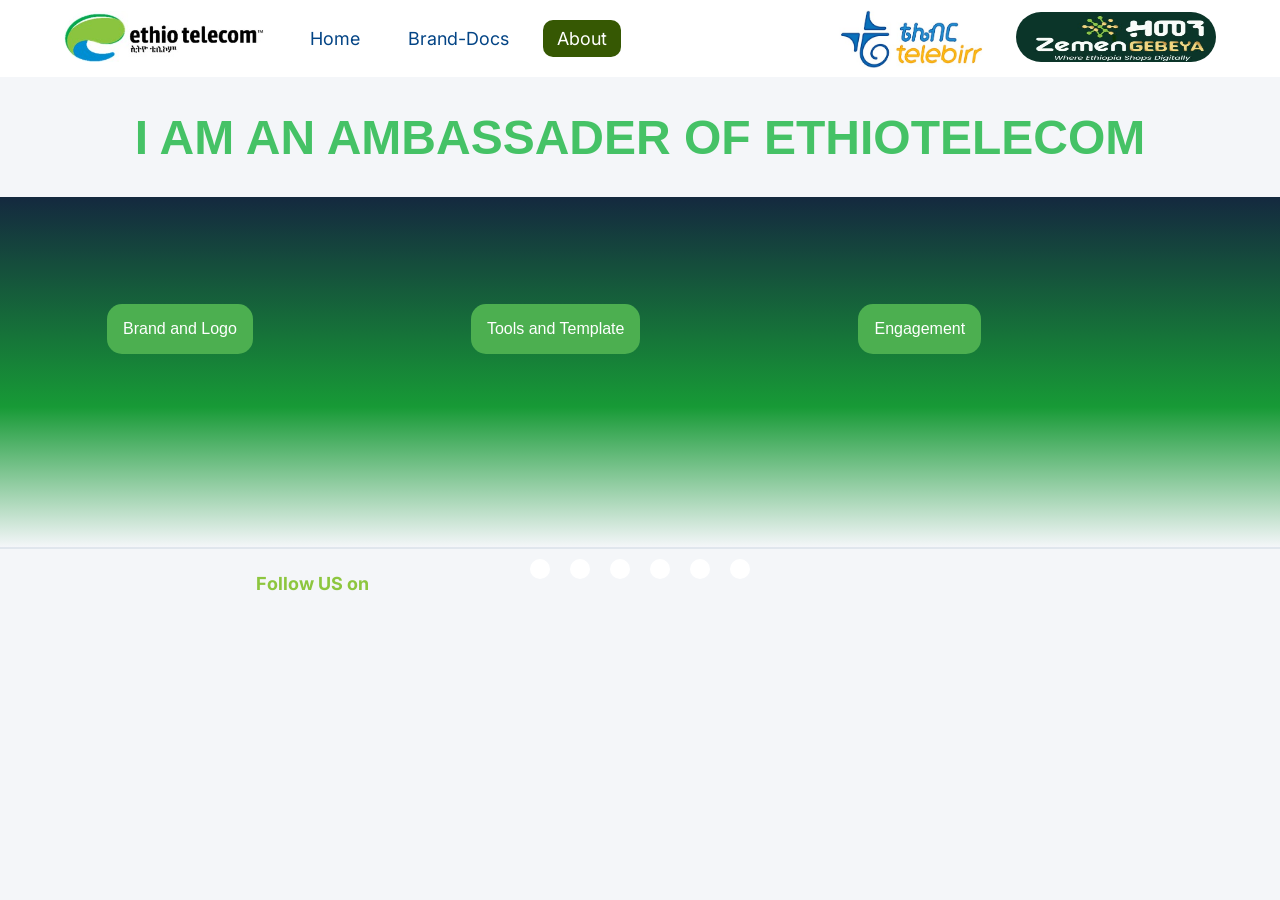
<file: about.html>
<!DOCTYPE html>
<html lang="en">
<head>
<meta charset="UTF-8">
<meta name="viewport" content="width=device-width, initial-scale=1.0">
<title>Brand Collection</title>
<link href="https://fonts.googleapis.com/css2?family=Poppins:ital,wght@0,100;0,200;0,300;0,400;0,500;0,600;0,700;0,800;0,900;1,100;1,200;1,300;1,400;1,500;1,600;1,700;1,800;1,900&display=swap"rel="stylesheet">
<link rel="stylesheet" href="https://cdnjs.cloudflare.com/ajax/libs/font-awesome/6.5.1/css/all.min.css"integrity="sha512-DTOQO9RWCH3ppGqcWaEA1BIZOC6xxalwEsw9c2QQeAIftl+Vegovlnee1c9QX4TctnWMn13TZye+giMm8e2LwA=="crossorigin="anonymous" referrerpolicy="no-referrer" />
<link rel="preconnect" href="https://fonts.googleapis.com">
<link href="https://fonts.googleapis.com/css2?family=Space+Grotesk:wght@500;600;700&family=Inter:wght@400;500;600;700&family=IBM+Plex+Mono:wght@400;500&display=swap" rel="stylesheet">
<link rel="stylesheet" href="style.css">
</head>
<body style="background-color: var(--bg);">

<header>
  <div class="header-inner">
    <div class="e-brand"><a href="./index.html"><img src="e-b.jpg" alt="Ethiotelecom-Logo"></a></div>
    <nav class="main-nav">
      <a href="./index.html" >Home</a>
      <a href="./brand.html" >Brand-Docs</a>
      <a href="/about.html"class="active">About</a>
    </nav>
    <div class="tele-brand"><img src="Telebirr-BG.jpg" alt=""></div>
    <div class="zemen-brand"><img src="Zemeng-BG.jpg" alt=""></div>
  </div>
</header>

<!-- main hero About -->
<div class="main-about">
    <h1>I AM AN AMBASSADER OF ETHIOTELECOM</h1>
    
</div>

<div class="main-dropdown">
<div class="dropdown">
        <button class="dropbtn">Brand and Logo</button>
        <div class="dropdown-content">
          <a href="https://drive.google.com/file/d/12-yMyBcDdr-2asXfbfdNKnpkQ15TINBp/view?usp=drive_link" target="_blank">Ethiotelecom Logo</a>
          <a href="https://drive.google.com/file/d/14Psc0VFaawVa7Ndk4fDPedO-0BICAStb/view?usp=drive_link" target="_blank">Telebirr Logo</a>
          <a href="https://drive.google.com/file/d/14UhYY-880v5NSEKcbA0AL1r1PNMQH1gu/view?usp=drive_link" target="_blank">ZemenGEBEYA Logo</a>
          <a href="#">xx</a>
        </div>
</div>
<div class="dropdown">
        <button class="dropbtn">Tools and Template</button>
        <div class="dropdown-content" style="margin-left: 155px;">
          <a href="https://drive.google.com/file/d/1VgbtmpbXRnPfM0F5aqBOO1UHgj8jRAvd/view?usp=drive_link" target="_blank">Signature Guideline</a>
          <a href="https://drive.google.com/file/d/1woXnpB3iww-nxUs6BWBF2uoUBPGJ2n8R/view?usp=drive_link" target="_blank">Power Points</a>
          <a href="https://drive.google.com/file/d/1aHNcwjk4uaHuBEjb9eM6IkQoGkX3sdsJ/view?usp=drive_link" target="_blank">Letter Guideline</a>
          <a href="#">Letters</a>
        </div>
</div>
<div class="dropdown">
        <button class="dropbtn">Engagement</button>
        <div class="dropdown-content" style="margin-left: 110px;">
          <a href="https://drive.google.com/file/d/1wb0qyXM58fdzvFN1chQlCP-CtvWxIva4/view?usp=drive_link" target="_blank">Brand Award R1</a>
          <a href="https://drive.google.com/file/d/1IYM_zhJU1sAM1huJAWHS3rAtmmbgO4Jt/view?usp=drive_link" target="_blank">Brand Award R2</a>
          <a href="https://drive.google.com/file/d/1pQ3zzLeXQANeI_B0PxeOJOpkec2iry31/view?usp=drive_link" target="_blank">Brand Award R2</a>
          <a href="https://drive.google.com/file/d/1xVTpj1_r5goGI4au_TNybgXS0bNGdDkU/view?usp=drive_link" target="_blank">Brand Journey</a>
        </div>
</div>
</div>

 <!-- footer -->
    <footer>
      <span style="opacity:.7"></span>
       <div class="heading-title"><h4>Follow US on</h4></div>
        <div class="footerContainer">
            <div class="socialIcons">
                <a class="active" href="https://www.facebook.com/ethiotelecom/" target="_blank"><i
                        class="fa-brands fa-facebook"></i></a>
                <a href="https://t.me/ethio_telecom" target="_blank"><i class="fa-brands fa-telegram"></i></a>
                <a href="https://www.tiktok.com/@ethio_telecom" target="_blank"><i
                        class="fa-brands fa-tiktok"></i></a>
                <a href="https://twitter.com/ethiotelecom" target="_blank"><i class="fa-brands fa-twitter"></i></a>
                <a href="https://www.instagram.com/ethiotelecom/?hl=en" target="_blank"><i
                        class="fa-brands fa-instagram"></i></a>
                <a href="https://www.linkedin.com/company/ethio-telecom/" target="_blank"><i class="fa-brands fa-linkedin"></i></a>
            </div>
        </div>
    </footer>

<script src="script.js"></script>
</body>
</html>
</file>
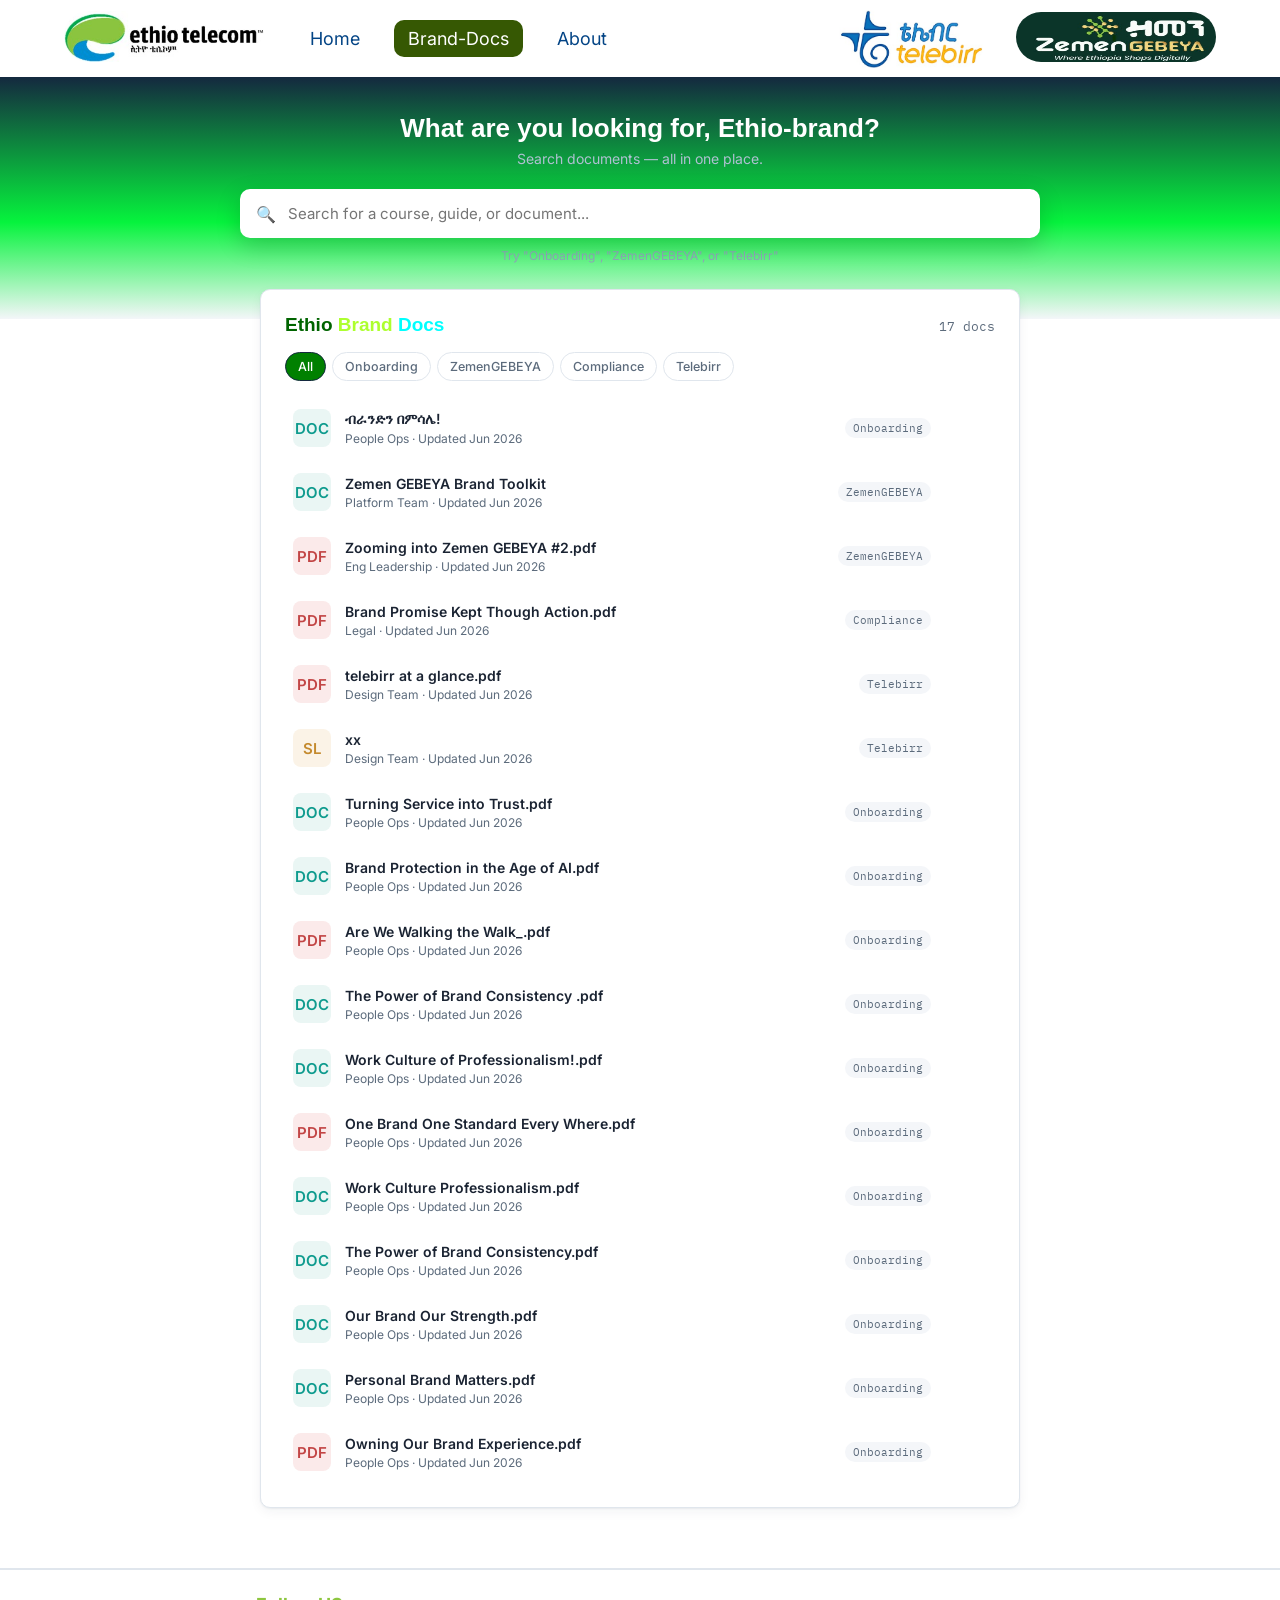
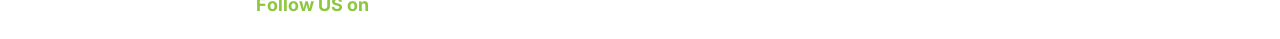
<file: brand.html>
<!DOCTYPE html>
<html lang="en">
<head>
<meta charset="UTF-8">
<meta name="viewport" content="width=device-width, initial-scale=1.0">
<title>Brand Collection</title>
<link href="https://fonts.googleapis.com/css2?family=Poppins:ital,wght@0,100;0,200;0,300;0,400;0,500;0,600;0,700;0,800;0,900;1,100;1,200;1,300;1,400;1,500;1,600;1,700;1,800;1,900&display=swap"rel="stylesheet">
<link rel="stylesheet" href="https://cdnjs.cloudflare.com/ajax/libs/font-awesome/6.5.1/css/all.min.css"integrity="sha512-DTOQO9RWCH3ppGqcWaEA1BIZOC6xxalwEsw9c2QQeAIftl+Vegovlnee1c9QX4TctnWMn13TZye+giMm8e2LwA=="crossorigin="anonymous" referrerpolicy="no-referrer" />
<link rel="preconnect" href="https://fonts.googleapis.com">
<link href="https://fonts.googleapis.com/css2?family=Space+Grotesk:wght@500;600;700&family=Inter:wght@400;500;600;700&family=IBM+Plex+Mono:wght@400;500&display=swap" rel="stylesheet">
<link rel="stylesheet" href="style.css">
</head>
<body>

<header>
  <div class="header-inner">
    <div class="e-brand"><a href="./index.html"><img src="e-b.jpg" alt="Ethiotelecom-Logo"></a></div>
    <nav class="main-nav">
      <a href="./index.html" >Home</a>
      <a href="./brand.html" class="active">Brand-Docs</a>
      <a href="./about.html">About</a>
    </nav>
    <div class="tele-brand"><img src="Telebirr-BG.jpg" alt=""></div>
    <div class="zemen-brand"><img src="Zemeng-BG.jpg" alt=""></div>
  </div>
</header>

<div class="search-hero">
  <div class="search-hero-inner">
    <h1>What are you looking for, Ethio-brand?</h1>
    <p>Search documents — all in one place.</p>
    <div class="search-box">
      <span class="search-icon">&#128269;</span>
      <input type="text" id="global-search" placeholder="Search for a course, guide, or document..." autocomplete="off">
    </div>
    <div class="search-hint">Try "Onboarding", "ZemenGEBEYA", or "Telebirr"</div>
  </div>
</div>

<main>

  <div id="results-panel"></div>

  <section class="section" id="learning-section" style="margin-bottom:0;">
    <div class="card-panel">
      <div class="section-head">
        <h2><span style="color: darkgreen;">Ethio</span>  <span style="color:greenyellow;"> Brand </span> <span style="color: cyan;">Docs </span> </h2>
        <span class="count" id="doc-count">— docs</span>
      </div>
      <div class="tabs" id="doc-tabs"></div>
      <div class="doc-list" id="doc-list"></div>
    </div>
  </section>

</main>

<!-- footer -->
    <footer>
      <div class="heading-title"><h4>Follow US on</h4></div>
      <span style="opacity:.7"></span>
        <div class="footerContainer">
            <div class="socialIcons">
                <a class="active" href="https://www.facebook.com/ethiotelecom/" target="_blank"><i
                        class="fa-brands fa-facebook"></i></a>
                <a href="https://t.me/ethio_telecom" target="_blank"><i class="fa-brands fa-telegram"></i></a>
                <a href="https://www.tiktok.com/@ethio_telecom" target="_blank"><i
                        class="fa-brands fa-tiktok"></i></a>
                <a href="https://twitter.com/ethiotelecom" target="_blank"><i class="fa-brands fa-twitter"></i></a>
                <a href="https://www.instagram.com/ethiotelecom/?hl=en" target="_blank"><i
                        class="fa-brands fa-instagram"></i></a>
                <a href="https://www.linkedin.com/company/ethio-telecom/" target="_blank"><i class="fa-brands fa-linkedin"></i></a>
            </div>
        </div>
    </footer>

<script src="script.js"></script>
</body>
</html>
</file>
<file: style.css>
:root{
    --navy:#14293F;
    --blue:#2C6088;
    --teal:#0F9B8E;
    --bg:#F4F6F9;
    --surface:#FFFFFF;
    --border:#E0E6ED;
    --text:#1A2332;
    --muted:#5C6B7C;
    --radius:10px;
    --shadow: 0 1px 2px rgba(20,41,63,0.06), 0 4px 12px rgba(20,41,63,0.05);
  }
  *{box-sizing:border-box;}
  body{margin:0; padding: 0; color:var(--text);font-family:'Inter',sans-serif;-webkit-font-smoothing:antialiased;}
  h1,h2,h3,.brand{font-family:sans-serif;}
  .mono{font-family:Arial, Helvetica, sans-serif;}
  a{color:inherit;text-decoration:none;}

  /* Header */
  header{background:#fff;color:#fff;position:sticky;top:0;z-index:50;}
  .header-inner{max-width:1200px;margin:0 auto;padding:5px 24px;display:flex;align-items:center;gap:32px;}
  .e-brand img{min-height: 50px; width: 200px;border-radius: 25px;}
  .e-brand img:hover{height: 60px; transition: 0.5s;}
  .tele-brand img{min-height: 25px; width: 150px;border-radius: 25px;}
  .zemen-brand img{height: 50px; width: 200px;border-radius: 30px;}
  .zemen-brand img:hover{height: 40px; transition: 0.5s;}
  
  .hero-bg{position: absolute;top: 60px; width: 100%;height: calc(100vh - 60px);display: flex;justify-content: center;align-items: center;background:linear-gradient(180deg,var(--navy) 0%, #06f33d 60%, var(--bg) 100%);padding:36px 24px 56px;margin-top: 15px;}
  .back-video{max-width: 65%; height: 100vh;object-fit: cover;overflow: hidden;border-radius: 20px;}
  
  nav.main-nav{display:flex;gap:20px;flex:1;}
  nav.main-nav a{padding:8px 14px;border-radius:10px;font-size:18px;font-weight:400;color:#034485;transition:background .15s, color .15s;}
  nav.main-nav a:hover, nav.main-nav a.active{background:rgb(54, 88, 3);color:#fff;}

  /* Search hero */
  .search-hero{background:linear-gradient(180deg,var(--navy) 0%, #06f33d 60%, var(--bg) 100%);padding:36px 24px 56px;}
  .search-hero-inner{max-width:800px;margin:0 auto;text-align:center;}
  .search-hero h1{color:#fff;font-size:26px;margin:0 0 6px;font-weight:600;}
  .search-hero p{color:#AFC1D2;margin:0 0 22px;font-size:14px;}
  .search-box{position:relative;}
  .search-box input{width:100%;padding:15px 20px 15px 48px;border-radius:10px;border:none;font-size:15px;font-family:'Inter',sans-serif;box-shadow:0 8px 24px rgba(0,0,0,0.18);outline:none;}
  .search-box input:focus{box-shadow:0 0 0 3px rgba(15,155,142,0.45), 0 8px 24px rgba(0,0,0,0.18);}
  .search-icon{position:absolute;left:16px;top:50%;transform:translateY(-50%);color:var(--muted);font-size:16px;}
  .search-hint{margin-top:10px;font-size:12px;color:#8FA6BA;}
  .search-hint kbd{background:rgba(255,255,255,0.1);padding:2px 6px;border-radius:4px;font-family:'IBM Plex Mono',monospace;}

  main{max-width:1200px; margin:-30px auto 60px; padding:0 24px; position:relative;}

  /* Results panel (shown when searching) */
  #results-panel{display:none;background:var(--surface);border:1px solid var(--border);border-radius:var(--radius);box-shadow:var(--shadow);padding:20px 24px;margin-bottom:28px;}
  #results-panel.show{display:block;}
  .results-group{margin-bottom:16px;}
  .results-group:last-child{margin-bottom:0;}
  .results-group-title{font-size:11px;text-transform:uppercase;letter-spacing:.06em;color:var(--muted);font-weight:600;margin-bottom:8px;}
  .result-row{display:flex;align-items:center;gap:10px;padding:8px 6px;border-radius:7px;font-size:14px;text-decoration:none;color:inherit;justify-content:space-between;}
  .result-row:hover{background:var(--bg);}
  .result-tag{font-size:10px;padding:2px 7px;border-radius:20px;background:#EAF6F4;color:var(--teal);font-weight:600;font-family:'IBM Plex Mono',monospace;}
  #no-results{color:var(--muted);font-size:14px;text-align:center;padding:10px;}
  /*About page*/
.main-about h1{color: #45c266; font-size: 40px; font-weight: 800;transition: 0.5s;}
.main-about h1:hover{-webkit-text-stroke: 4px #07f66f; color: transparent;}
.main-about h1{height: 100%; width: 100%; text-align: center; font-size: 3rem; animation-name: slideleft; animation-duration: 5s; animation-iteration-count: infinite;}
@keyframes slideleft{
    from{transform: translateX(200%)}}

/* dropdown style */
.main-dropdown{height: 350px; width: 100%; background:linear-gradient(180deg,var(--navy) 0%, #179a36 60%, var(--bg) 100%);}
.dropdown {position: relative;margin: 87px; padding: 20px; display: inline-block;}
/* Style the dropdown button */
.dropbtn {background-color: #4CAF50; color: white; padding: 16px; font-size: 16px; border: none; cursor: pointer; border-radius: 15px;}
/* Dropdown content */
.dropdown-content {display: none; position: absolute; background-color: #f5c7c7; min-width: 200px; box-shadow: 0px 8px 16px 0px rgba(0,0,0,0.2); margin-left: 130px; border-radius: 15px;border: #06f33d solid 2px;}
/* Links inside dropdown content */
.dropdown-content a {color: black;  padding: 12px 16px; text-decoration: none; display: block;}
/* Change color of dropdown links on hover */
.dropdown-content a:hover {background-color: #e64abaf9;border-radius: 15px;color: #fff;border: #cff306 solid 2px;}
/* Show the dropdown content on hover */
.dropdown:hover .dropdown-content {display: block;}
/* Change background color of dropdown button on hover */
.dropdown:hover .dropbtn {
  background-color: #3e8e41;
}
/* Section headers */
  .section{margin-bottom:40px;}
  .section-head{display:flex;align-items:baseline;justify-content:space-between;margin-bottom:16px;}
  .section-head h2{font-size:19px;margin:0;font-weight:600;}
  .section-head .count{font-size:13px;color:var(--muted);font-family:'IBM Plex Mono',monospace;}

  .card-panel{background:var(--surface);border:1px solid var(--border);border-radius:var(--radius);box-shadow:var(--shadow);padding:24px;max-width:760px;margin:0 auto;}

  .tabs{display:flex;gap:6px;margin-bottom:16px;flex-wrap:wrap;}
  .tab{font-size:12.5px;padding:6px 12px;border-radius:20px;border:1px solid var(--border);background:var(--surface);color:var(--muted);cursor:pointer;font-weight:500;transition:all .15s;}
  .tab:hover{border-color:green;color:var(--blue);color: #1af306;}
  .tab.active{background:green;border-color:var(--navy);color:#fff;}

  .doc-list{display:flex;flex-direction:column;gap:2px;}
  .doc-item{display:flex;align-items:center;gap:14px;padding:12px 8px;border-radius:8px;cursor:pointer;transition:background .12s;color:inherit;text-decoration:none;}
  .doc-item:hover{background:var(--bg);}
  .doc-item:hover .doc-open{opacity:1;}
  .doc-open{font-size:12px;color:var(--blue);font-weight:600;opacity:0;transition:opacity .12s;white-space:nowrap;flex-shrink:0;}
  .doc-icon{width:38px;height:38px;border-radius:8px;flex-shrink:0;display:flex;align-items:center;justify-content:center;font-size:15px;font-weight:600;}
  .doc-icon.pdf{background:#FBEAEA;color:#C24545;}
  .doc-icon.video{background:#EAF1FB;color:var(--blue);}
  .doc-icon.doc{background:#EAF6F4;color:var(--teal);}
  .doc-icon.slides{background:#FBF3E7;color:#C48A2E;}
  .doc-meta{flex:1;min-width:0;}
  .doc-meta h4{margin:0 0 3px;font-size:14px;font-weight:600;}
  .doc-meta p{margin:0;font-size:12px;color:var(--muted);}
  .doc-tag{font-size:10.5px;padding:3px 8px;border-radius:20px;background:var(--bg);color:var(--muted);font-family:'IBM Plex Mono',monospace;white-space:nowrap;}

  .hidden-item{display:none !important;}

 /* Slider style  */
/* .container{ padding: 4rem;}
.slider-wrapper{ position: relative;max-width: 48rem;margin: 0 auto;}
.slider{display: flex; aspect-ratio: 16/9; overflow: auto; scroll-snap-type: x mandatory; scroll-behavior: smooth; box-shadow: 0 1.5rem -0.75rem hsla(0, 0%, 0%, 0.25); border-radius: 0.5rem;}
.slider img{flex: 1 0 100%; scroll-snap-align: start; object-fit: cover;}
.slider-nav{display: flex; column-gap: 1rem; position: absolute; bottom: 1.25rem; left: 50%; transform: translateX(-50%); z-index: 1;}
.slider-nav a{width: 0.5rem; height: 0.5rem; border-radius: 50%; background-color: #fff; opacity: 0.75; transition: opacity ease 250ms;}
.slider-nav a:hover{opacity: 1;background-color: yellow;} */



/* footer */
.heading-title{display:flex;position: absolute; color: #8dc63f;font-size: 18px;margin-left: 20%;}
footer{text-align:center;color:var(--muted);font-size:12.5;border-top:2px solid var(--border);}
.footerContainer {width: 100%;padding: 0px 30px 0px;}
.socialIcons {display: flex;justify-content: center;}
.socialIcons a {text-decoration: none;padding: 10px;background-color: white;margin: 10px;border-radius: 50%;}
.socialIcons a i {font-size: 2em;color:rgba(97, 206, 112, 0.9);opacity: 0, 9;}

/* Hover affect on social media icon */
.socialIcons a:hover {background-color: rgba(30, 62, 35, 0.9);border-radius: 15px; min-height: 40px;border: 2px solid rgba(97, 206, 112, 0.9);}
.socialIcons a:hover i {color: white;transition: 0.5s;}
.bak-image img{display: inline-block;height: 90px; width: 500px;border-radius: 50px; margin-left: 30%; margin-top: 3px;}



  /* Meadia Query */

@media screen and (max-width:600px) {
   .header-inner{
      max-width: 1000px;
      padding: 5px 5px;
      gap: 1px;
   }
    .e-brand img{min-height: 25px; width: 80px;border-radius: 15px;}
    .e-brand img:hover{height: 30px; transition: 0.5s;}
    .tele-brand img{min-height: 5px; width: 80px;border-radius: 15px;}
    .zemen-brand img{min-height: 2px; width: 70px;border-radius: 15px;}
    .zemen-brand img:hover{height: 30px; transition: 0.5s;}

    .nav.main-nav{display:flex;gap:10px;flex:1;}
    nav.main-nav a{padding:6px 10px;border-radius:8px;font-size:15px;font-weight:400;color:#034485;transition:background .15s, color .15s;}
    
    /* .back-video{height: 80vh;width: 100%;} */

    .main-about h1{color: #45c266; font-size: 15px; font-weight: 600;transition: 0.5s;}
    .main-about h1:hover{-webkit-text-stroke: 2px #f60782; color: transparent;}
    .main-about h1{height: 60%; width: 60%; text-align: center; font-size: 1rem; animation-name: slideleft; animation-duration: 5s; animation-iteration-count: infinite;
    }
    @keyframes slideleft{
        from{transform: translateX(100%)}
    }

    .main-dropdown{height: 500px; width: 100%; margin-top: 0px;}
    .dropdown {display: flex; margin: 80px; padding: 20px;margin-left: 2px;}
    /* Style the dropdown button */
    .dropbtn {padding: 10px; font-size: 15px; border-radius: 10px;}
    /* Dropdown content */
    .dropdown-content {min-width: 150px; box-shadow: 0px 8px 16px 0px rgba(0,0,0,0.2); margin-left: 130px; border-radius: 10px;}
    /* Links inside dropdown content */
    .dropdown-content a {color: black;  padding: 10px 10px; text-decoration: none; display: block;}

   /* footer */
    .footerContainer {width: 100%;padding: 0px 20px 0px;}
    .socialIcons a {text-decoration: none;padding: 6px;margin: 6px;border-radius: 40%;}
    .socialIcons a i {font-size: 1.6em;opacity: 0, 6;}

    /* Hover affect on social media icon */
    .socialIcons a:hover {background-color: rgba(30, 62, 35, 0.9);border-radius: 10px; min-height: 30px;border: 1px solid rgba(97, 206, 112, 0.9);}
    .bak-image img{display: block;height: 40px; width: 270px;border-radius: 40px; margin-left: 27%; margin-top: 3px;}
    .heading-title{font-size: 15px;margin-left: 8%;}
  }


@media screen and (max-width:430px) {
    .e-brand img{min-height: 15px; width: 70px;border-radius: 10px;}
    .e-brand img:hover{height: 20px; transition: 0.5s;}
    .tele-brand img{height: 30px; width: 60px;border-radius: 10px;}
    .zemen-brand img{height: 30px; width: 60px;border-radius: 10px;}
    .zemen-brand img:hover{height: 20px; transition: 0.5s;}

    .nav.main-nav{display:flex;gap:4px;flex:1;}
    nav.main-nav a{padding:3px 6px;border-radius:4px;font-size:8px;font-weight:200;color:#034485;transition:background .15s, color .15s;}
    
    .back-video{
      height: 50vh;
      min-width:100%;
    }
    .main-about h1{color: #45c266; font-size: 50px; font-weight: 800;transition: 0.5s;}
    .main-about h1:hover{-webkit-text-stroke: 2px #f60782; color: transparent;}
    .main-about h1{height: 50%; width: 50%; text-align: center; font-size: 1.3rem; animation-name: slideleft; animation-duration: 5s; animation-iteration-count: infinite;
    }
    @keyframes slideleft{
        from{transform: translateX(100%)}
    }

    .main-dropdown{height: 500px; width: 100%; margin-top: 0px;}
    .dropdown {display: flex; margin: 80px; padding: 20px;margin-left: 2px;}
    /* Style the dropdown button */
    .dropbtn {padding: 10px; font-size: 15px; border-radius: 10px;}
    /* Dropdown content */
    .dropdown-content {min-width: 150px; box-shadow: 0px 8px 16px 0px rgba(0,0,0,0.2); margin-left: 130px; border-radius: 10px;}
    /* Links inside dropdown content */
    .dropdown-content a {color: black;  padding: 10px 10px; text-decoration: none; display: block;}

    /* footer */
    .footerContainer {width: 100%;padding: 0px 20px 0px;}
    .socialIcons a {text-decoration: none;padding: 6px;margin: 6px;border-radius: 40%;}
    .socialIcons a i {font-size: 1.6em;opacity: 0, 6;}

    /* Hover affect on social media icon */
    .socialIcons a:hover {background-color: rgba(30, 62, 35, 0.9);border-radius: 10px; min-height: 30px;border: 1px solid rgba(97, 206, 112, 0.9);}
    .bak-image img{display: block;height: 40px; width: 270px;border-radius: 40px; margin-left: 20%; margin-top: 3px;}
    .heading-title{font-size: 12px;margin-left: 3px;}
  }
  

@media (min-aspect-ratio:16/9){
  .back-video{
    width: 100%;
    height:auto;
    overflow: hidden;
  }
}
@media (max-aspect-ratio:16/9){
  .back-video{
    width: auto;
    height:100%;
    overflow: hidden;
  }
}
</file>
